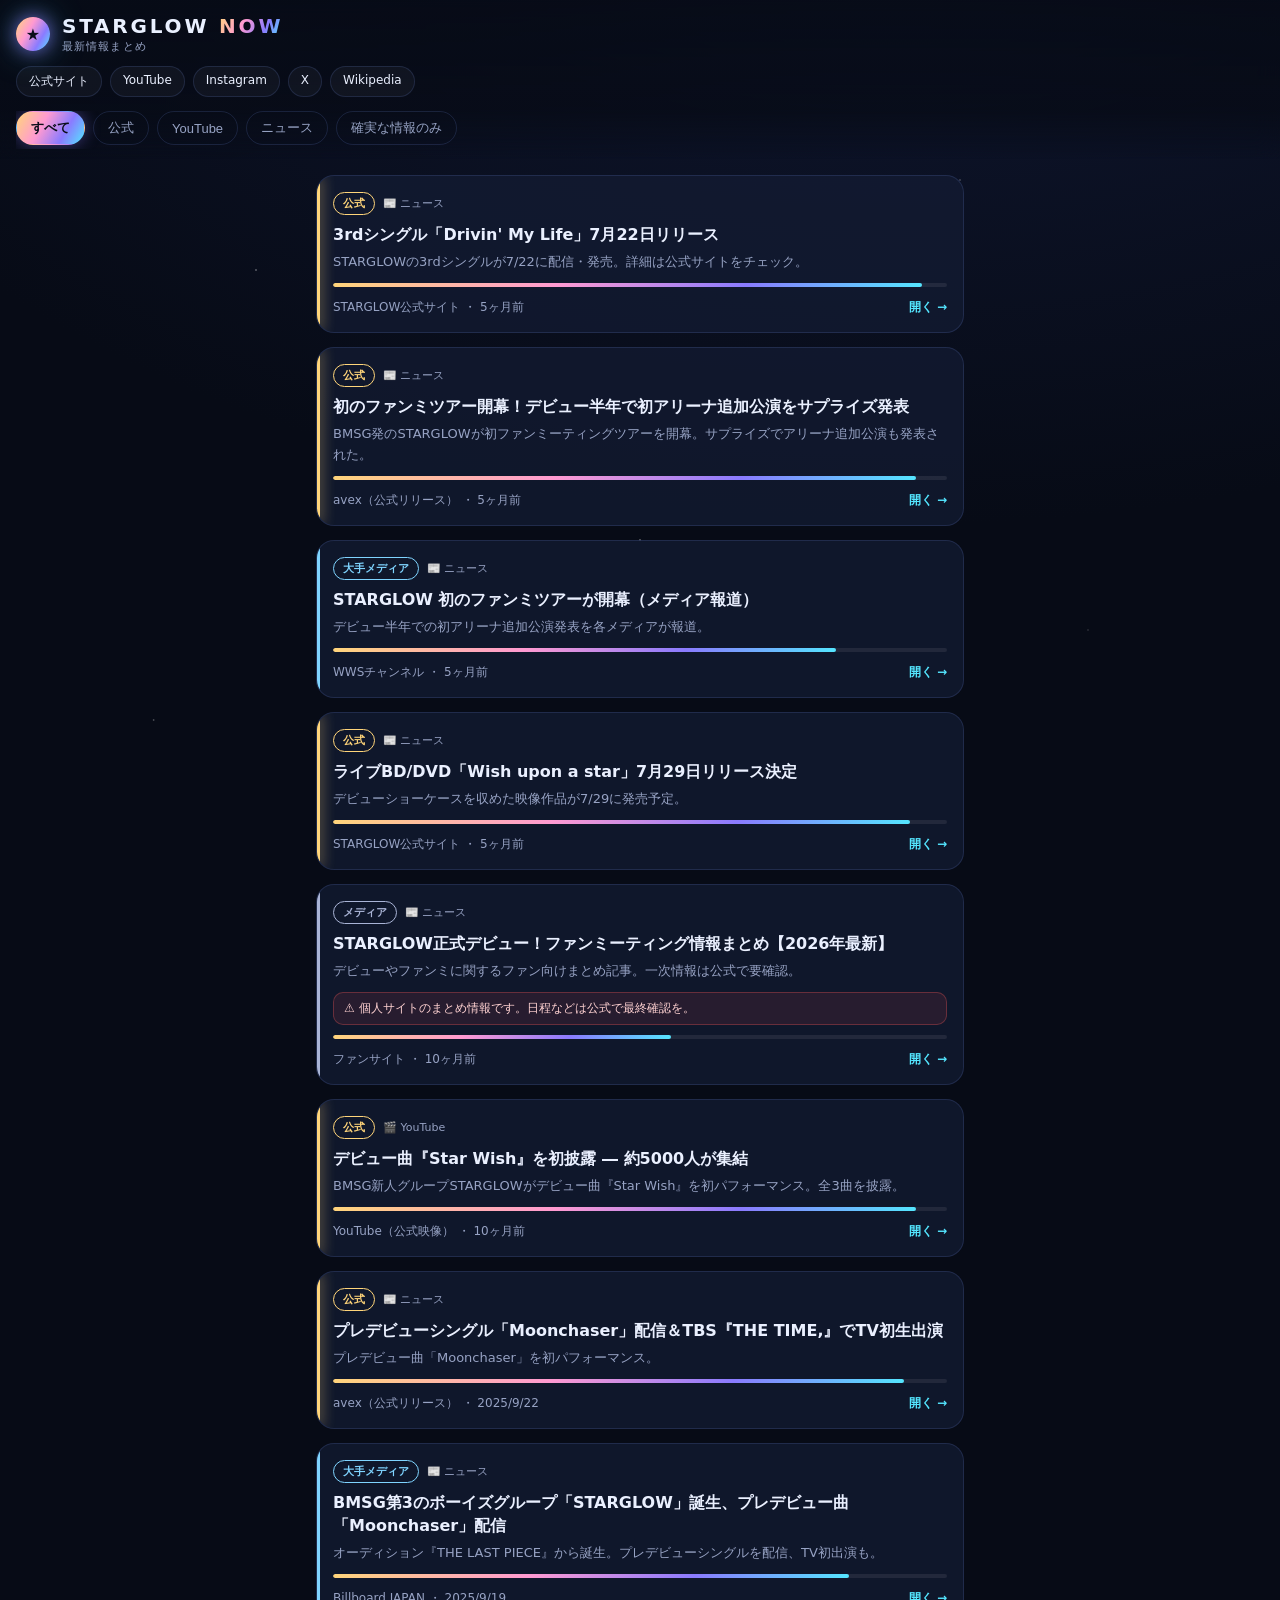
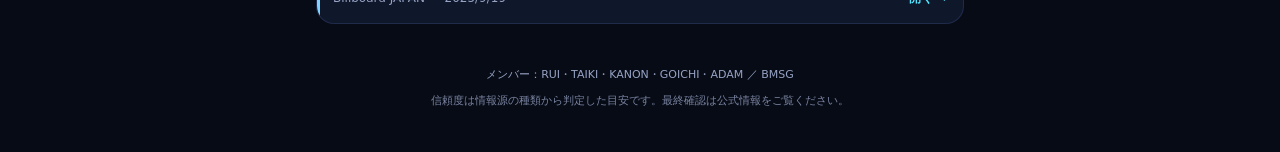
<file: index.html>
<!DOCTYPE html>
<html lang="ja">
<head>
<meta charset="UTF-8" />
<meta name="viewport" content="width=device-width, initial-scale=1, viewport-fit=cover" />
<title>STARGLOW NOW — 最新情報まとめ</title>
<meta name="description" content="STARGLOW（BMSG）の最新情報を信頼度つきで集約。公式・ニュース・YouTubeをワンタッチでチェック。" />
<meta name="theme-color" content="#070b16" />
<link rel="apple-touch-icon" href="data:image/svg+xml,%3Csvg xmlns='http://www.w3.org/2000/svg' width='180' height='180'%3E%3Crect width='180' height='180' fill='%23070b16'/%3E%3Cpolygon points='90,28 104,76 152,90 104,104 90,152 76,104 28,90 76,76' fill='%23ffe6b4'/%3E%3C/svg%3E" />
<meta name="apple-mobile-web-app-capable" content="yes" />
<meta name="apple-mobile-web-app-status-bar-style" content="black-translucent" />
<meta name="apple-mobile-web-app-title" content="STARGLOW NOW" />
<style>
:root{
  --bg:#070b16;--bg-2:#0c1226;--card:rgba(20,28,52,.72);--card-border:rgba(120,150,240,.16);
  --text:#eaf0ff;--text-dim:#97a3c4;--glow-cyan:#54e6ff;
  --accent-grad:linear-gradient(120deg,#ffd57a 0%,#ff9ad1 38%,#8a7bff 70%,#54e6ff 100%);
  --official:#ffd57a;--major:#7fd4ff;--known:#a9b4d6;--unknown:#ff8a8a;--radius:18px;
}
*{box-sizing:border-box;-webkit-tap-highlight-color:transparent;}
html,body{margin:0;padding:0;}
body{font-family:-apple-system,"Hiragino Sans","Noto Sans JP",system-ui,sans-serif;color:var(--text);
  background:radial-gradient(1200px 700px at 70% -10%,#14224d 0%,var(--bg-2) 45%,var(--bg) 100%);
  min-height:100vh;padding-bottom:env(safe-area-inset-bottom);overflow-x:hidden;}
.starfield{position:fixed;inset:0;z-index:-1;pointer-events:none;
  background-image:radial-gradient(1.4px 1.4px at 20% 30%,rgba(255,255,255,.9),transparent),
  radial-gradient(1.2px 1.2px at 75% 20%,rgba(255,255,255,.7),transparent),
  radial-gradient(1.6px 1.6px at 50% 60%,rgba(255,255,255,.85),transparent),
  radial-gradient(1px 1px at 85% 70%,rgba(255,255,255,.6),transparent),
  radial-gradient(1.3px 1.3px at 12% 80%,rgba(255,255,255,.7),transparent),
  radial-gradient(1.1px 1.1px at 60% 85%,rgba(255,255,255,.55),transparent);opacity:.55;
  animation:twinkle 6s ease-in-out infinite alternate;}
@keyframes twinkle{from{opacity:.35;}to{opacity:.7;}}
.app-header{position:sticky;top:0;z-index:10;padding:calc(env(safe-area-inset-top) + 14px) 16px 10px;
  background:linear-gradient(180deg,rgba(7,11,22,.92) 0%,rgba(7,11,22,.78) 70%,rgba(7,11,22,0) 100%);
  backdrop-filter:blur(12px);-webkit-backdrop-filter:blur(12px);}
.header-inner{display:flex;align-items:center;justify-content:space-between;}
.brand{display:flex;align-items:center;gap:12px;}
.brand-mark{width:34px;height:34px;border-radius:50%;background:var(--accent-grad);
  box-shadow:0 0 18px rgba(138,123,255,.7),0 0 36px rgba(84,230,255,.35);position:relative;}
.brand-mark::after{content:"★";position:absolute;inset:0;display:grid;place-items:center;font-size:16px;color:#0a0e1a;}
.brand-text h1{margin:0;font-size:20px;letter-spacing:.14em;font-weight:800;}
.brand-text h1 span{background:var(--accent-grad);-webkit-background-clip:text;background-clip:text;-webkit-text-fill-color:transparent;}
.tagline{margin:1px 0 0;font-size:11px;color:var(--text-dim);letter-spacing:.1em;}
.official-links{display:flex;gap:8px;margin-top:12px;overflow-x:auto;padding-bottom:2px;}
.official-links a{flex:0 0 auto;font-size:12px;color:var(--text);text-decoration:none;padding:6px 12px;
  border-radius:999px;border:1px solid var(--card-border);background:rgba(255,255,255,.04);}
.official-links a:active{background:rgba(138,123,255,.2);}
.filters{display:flex;gap:8px;margin-top:12px;overflow-x:auto;padding-bottom:4px;}
.chip{flex:0 0 auto;font-size:13px;color:var(--text-dim);background:transparent;border:1px solid var(--card-border);
  padding:7px 14px;border-radius:999px;cursor:pointer;white-space:nowrap;}
.chip.is-active{color:#0a0e1a;font-weight:700;border-color:transparent;background:var(--accent-grad);box-shadow:0 0 16px rgba(138,123,255,.4);}
.feed{padding:16px;display:flex;flex-direction:column;gap:14px;max-width:680px;margin:0 auto;}
.card{display:block;text-decoration:none;color:inherit;background:var(--card);border:1px solid var(--card-border);
  border-radius:var(--radius);padding:16px;position:relative;overflow:hidden;transition:transform .15s ease,border-color .15s ease;}
.card:active{transform:scale(.985);border-color:rgba(138,123,255,.5);}
.card::before{content:"";position:absolute;left:0;top:0;bottom:0;width:3px;background:var(--known);}
.card.tier-official::before{background:var(--official);box-shadow:0 0 14px var(--official);}
.card.tier-major::before{background:var(--major);}
.card.tier-unknown::before{background:var(--unknown);}
.card-top{display:flex;align-items:center;gap:8px;margin-bottom:8px;flex-wrap:wrap;}
.badge{font-size:11px;font-weight:700;padding:3px 9px;border-radius:999px;border:1px solid currentColor;}
.badge.official{color:var(--official);}.badge.major{color:var(--major);}.badge.known{color:var(--known);}.badge.unknown{color:var(--unknown);}
.type-tag{font-size:11px;color:var(--text-dim);}
.card h2{margin:4px 0 6px;font-size:16px;line-height:1.45;font-weight:700;}
.card p.summary{margin:0;font-size:13px;color:var(--text-dim);line-height:1.6;
  display:-webkit-box;-webkit-line-clamp:2;-webkit-box-orient:vertical;overflow:hidden;}
.card-meta{display:flex;align-items:center;justify-content:space-between;margin-top:12px;}
.source{font-size:12px;color:var(--text-dim);}
.go{font-size:12px;color:var(--glow-cyan);font-weight:700;}
.cred-bar{height:4px;border-radius:4px;background:rgba(255,255,255,.08);margin-top:10px;overflow:hidden;}
.cred-fill{height:100%;border-radius:4px;background:var(--accent-grad);}
.warn{margin-top:10px;font-size:12px;color:#ffd2d2;background:rgba(255,90,90,.1);border:1px solid rgba(255,90,90,.3);
  padding:7px 10px;border-radius:10px;}
.state{text-align:center;color:var(--text-dim);padding:40px 20px;}
.app-footer{text-align:center;padding:16px 20px 32px;color:var(--text-dim);font-size:11px;max-width:680px;margin:0 auto;}
.app-footer .disclaimer{margin-top:6px;opacity:.8;line-height:1.5;}
</style>
</head>
<body>
<div class="starfield" aria-hidden="true"></div>
<header class="app-header">
  <div class="header-inner">
    <div class="brand">
      <span class="brand-mark" aria-hidden="true"></span>
      <div class="brand-text"><h1>STARGLOW <span>NOW</span></h1><p class="tagline">最新情報まとめ</p></div>
    </div>
  </div>
  <nav class="official-links" aria-label="公式リンク">
    <a href="https://starglow.tokyo/" target="_blank" rel="noopener">公式サイト</a>
    <a href="https://www.youtube.com/@starglow_bmsg" target="_blank" rel="noopener">YouTube</a>
    <a href="https://www.instagram.com/starglow_bmsg/" target="_blank" rel="noopener">Instagram</a>
    <a href="https://x.com/starglow_bmsg" target="_blank" rel="noopener">X</a>
    <a href="https://ja.wikipedia.org/wiki/STARGLOW" target="_blank" rel="noopener">Wikipedia</a>
  </nav>
  <div class="filters" id="filters">
    <button class="chip is-active" data-filter="all">すべて</button>
    <button class="chip" data-filter="official">公式</button>
    <button class="chip" data-filter="youtube">YouTube</button>
    <button class="chip" data-filter="news">ニュース</button>
    <button class="chip" data-filter="verified">確実な情報のみ</button>
  </div>
</header>
<main id="feed" class="feed" aria-live="polite"></main>
<footer class="app-footer">
  <p>メンバー：RUI・TAIKI・KANON・GOICHI・ADAM ／ BMSG</p>
  <p class="disclaimer">信頼度は情報源の種類から判定した目安です。最終確認は公式情報をご覧ください。</p>
</footer>
<script>
const ITEMS = [
  {type:"news",tier:"official",title:"3rdシングル「Drivin' My Life」7月22日リリース",
   summary:"STARGLOWの3rdシングルが7/22に配信・発売。詳細は公式サイトをチェック。",
   url:"https://starglow.tokyo/",source:"STARGLOW公式サイト",date:"2026-06-20",score:96},
  {type:"news",tier:"official",title:"初のファンミツアー開幕！デビュー半年で初アリーナ追加公演をサプライズ発表",
   summary:"BMSG発のSTARGLOWが初ファンミーティングツアーを開幕。サプライズでアリーナ追加公演も発表された。",
   url:"https://avexnet.jp/news/1032526",source:"avex（公式リリース）",date:"2026-06-15",score:95},
  {type:"news",tier:"official",title:"ライブBD/DVD「Wish upon a star」7月29日リリース決定",
   summary:"デビューショーケースを収めた映像作品が7/29に発売予定。",
   url:"https://starglow.tokyo/",source:"STARGLOW公式サイト",date:"2026-06-12",score:94},
  {type:"youtube",tier:"official",title:"デビュー曲『Star Wish』を初披露 ― 約5000人が集結",
   summary:"BMSG新人グループSTARGLOWがデビュー曲『Star Wish』を初パフォーマンス。全3曲を披露。",
   url:"https://www.youtube.com/watch?v=Zj0upFfl-xg",source:"YouTube（公式映像）",date:"2026-01-21",score:95},
  {type:"news",tier:"major",title:"STARGLOW 初のファンミツアーが開幕（メディア報道）",
   summary:"デビュー半年での初アリーナ追加公演発表を各メディアが報道。",
   url:"https://www.wws-channel.com/music2/618436.html",source:"WWSチャンネル",date:"2026-06-15",score:82},
  {type:"news",tier:"major",title:"BMSG第3のボーイズグループ「STARGLOW」誕生、プレデビュー曲「Moonchaser」配信",
   summary:"オーディション『THE LAST PIECE』から誕生。プレデビューシングルを配信、TV初出演も。",
   url:"https://billboard-japan.com/d_news/detail/153847",source:"Billboard JAPAN",date:"2025-09-19",score:84},
  {type:"news",tier:"official",title:"プレデビューシングル「Moonchaser」配信＆TBS『THE TIME,』でTV初生出演",
   summary:"プレデビュー曲「Moonchaser」を初パフォーマンス。",
   url:"https://avexnet.jp/news/1027865",source:"avex（公式リリース）",date:"2025-09-22",score:93},
  {type:"news",tier:"known",title:"STARGLOW正式デビュー！ファンミーティング情報まとめ【2026年最新】",
   summary:"デビューやファンミに関するファン向けまとめ記事。一次情報は公式で要確認。",
   url:"https://ks-spice.net/sterglow/20042/",source:"ファンサイト",date:"2026-02-01",score:55,
   warn:"個人サイトのまとめ情報です。日程などは公式で最終確認を。"}
];

const TYPE_LABEL={youtube:"🎬 YouTube",news:"📰 ニュース"};
const TIER_LABEL={official:"公式",major:"大手メディア",known:"メディア",unknown:"未確認"};
let filter="all";
const feedEl=document.getElementById("feed");

function timeAgo(d){const t=new Date(d).getTime();if(isNaN(t))return"";
  const s=Math.floor((Date.now()-t)/1000);
  if(s<86400)return"今日";if(s<2592000)return Math.floor(s/86400)+"日前";
  if(s<31536000)return Math.floor(s/2592000)+"ヶ月前";return new Date(d).toLocaleDateString("ja-JP");}
function esc(s){return(s||"").replace(/[&<>"']/g,c=>({"&":"&amp;","<":"&lt;",">":"&gt;",'"':"&quot;","'":"&#39;"}[c]));}
function match(it){if(filter==="all")return true;if(filter==="official")return it.tier==="official";
  if(filter==="youtube")return it.type==="youtube";if(filter==="news")return it.type==="news";
  if(filter==="verified")return it.tier==="official"||it.tier==="major";return true;}
function card(it){const warn=it.warn?`<div class="warn">⚠️ ${esc(it.warn)}</div>`:"";
  return `<a class="card tier-${it.tier}" href="${esc(it.url)}" target="_blank" rel="noopener">
    <div class="card-top"><span class="badge ${it.tier}">${TIER_LABEL[it.tier]}</span>
    <span class="type-tag">${TYPE_LABEL[it.type]||"🔗 情報"}</span></div>
    <h2>${esc(it.title)}</h2><p class="summary">${esc(it.summary)}</p>${warn}
    <div class="cred-bar"><div class="cred-fill" style="width:${Math.max(6,it.score)}%"></div></div>
    <div class="card-meta"><span class="source">${esc(it.source)} ・ ${timeAgo(it.date)}</span>
    <span class="go">開く →</span></div></a>`;}
function render(){const list=ITEMS.filter(match).sort((a,b)=>new Date(b.date)-new Date(a.date));
  feedEl.innerHTML=list.length?list.map(card).join(""):'<div class="state">該当する情報がありません</div>';}
document.getElementById("filters").addEventListener("click",e=>{const b=e.target.closest(".chip");if(!b)return;
  document.querySelectorAll(".chip").forEach(c=>c.classList.remove("is-active"));
  b.classList.add("is-active");filter=b.dataset.filter;render();});
render();
</script>
</body>
</html>
</file>
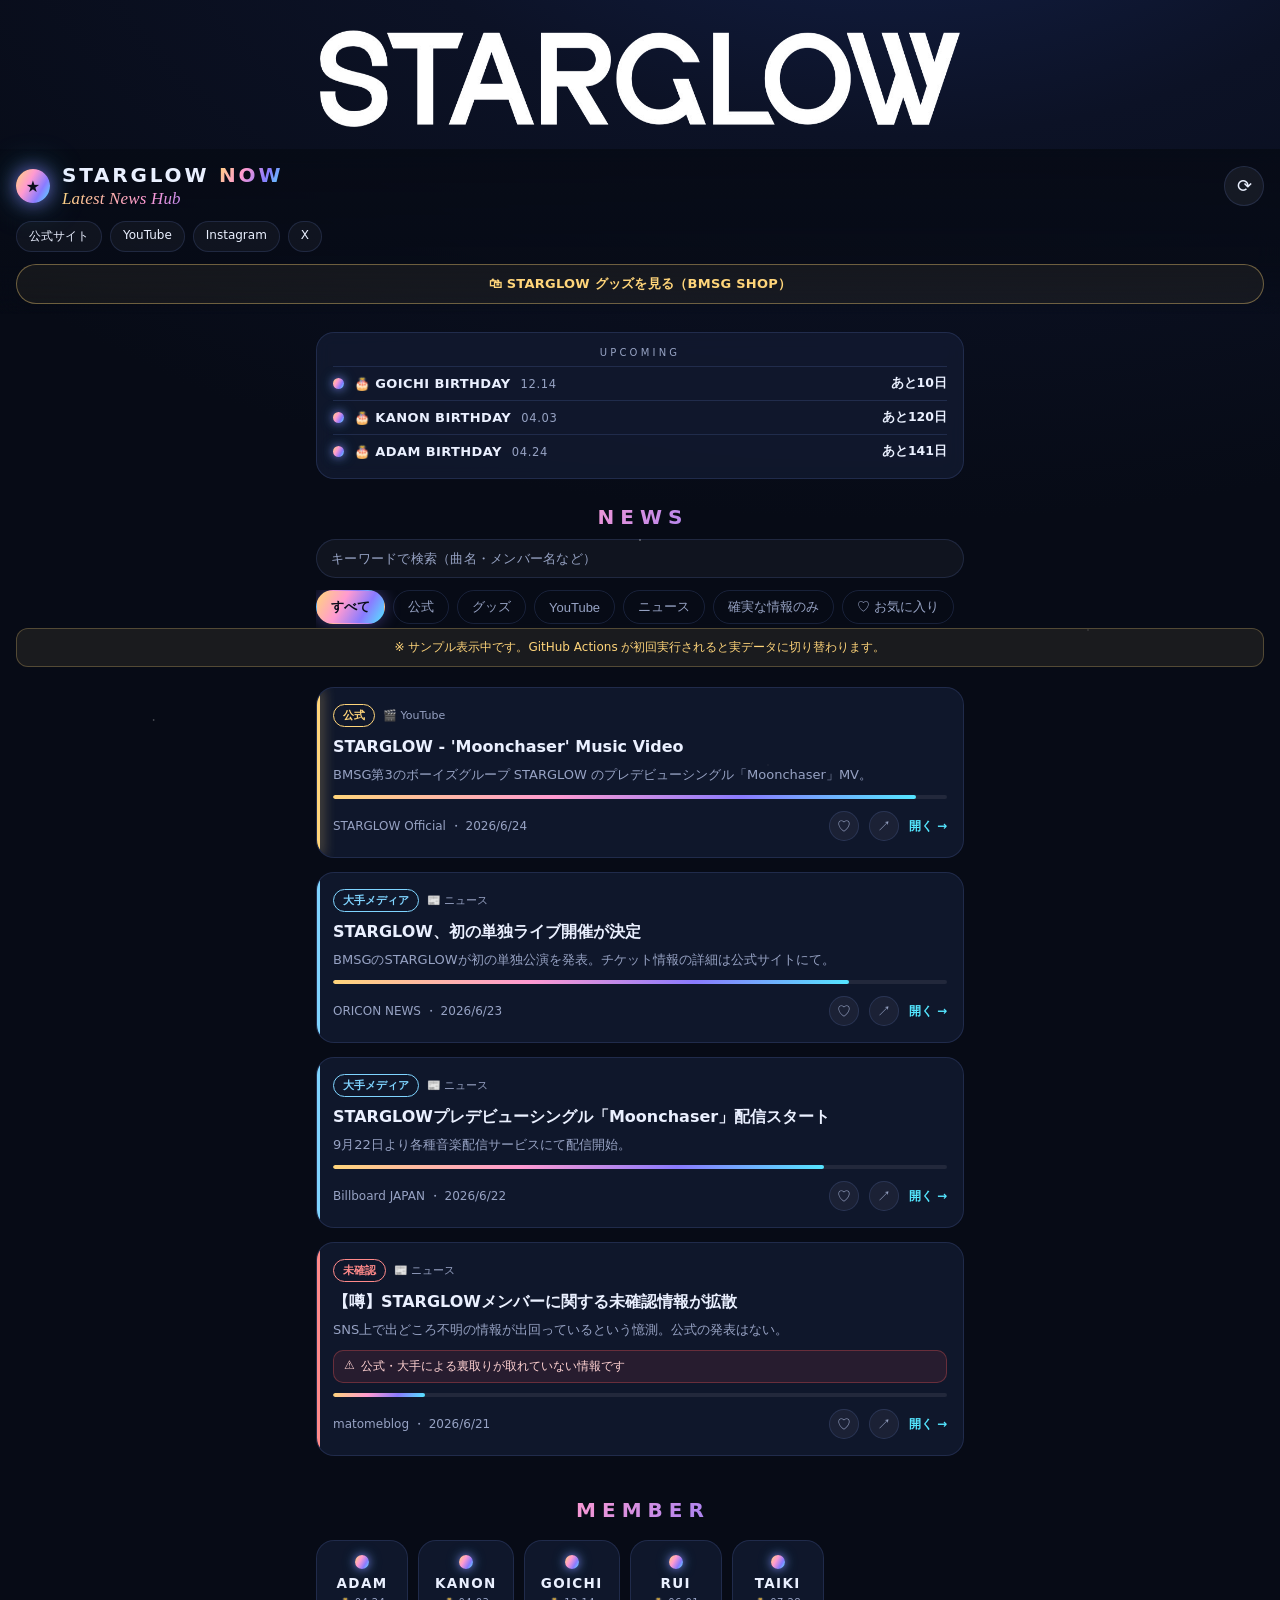
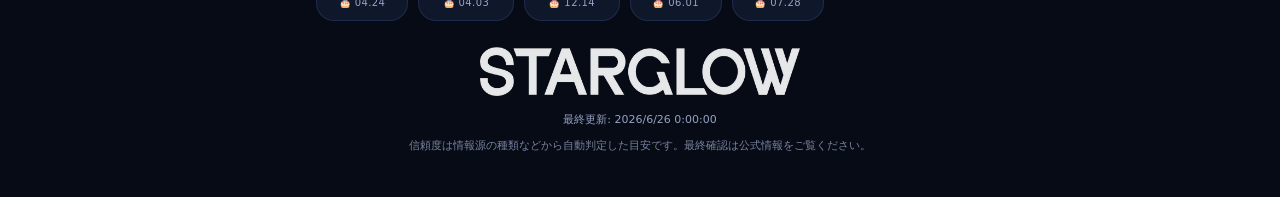
<file: docs/index.html>
<!DOCTYPE html>
<html lang="ja">
<head>
  <meta charset="UTF-8" />
  <meta name="viewport" content="width=device-width, initial-scale=1, viewport-fit=cover" />
  <title>STARGLOW NOW — 最新情報まとめ</title>
  <meta name="description" content="STARGLOW（BMSG）の最新情報を、信頼度つきで自動集約。公式・ニュース・YouTube・グッズをワンタッチでチェック。" />

  <!-- PWA -->
  <link rel="manifest" href="manifest.webmanifest" />
  <meta name="theme-color" content="#070b16" />
  <link rel="apple-touch-icon" href="icons/apple-touch-icon.png" />
  <meta name="apple-mobile-web-app-capable" content="yes" />
  <meta name="apple-mobile-web-app-status-bar-style" content="black-translucent" />
  <meta name="apple-mobile-web-app-title" content="STARGLOW NOW" />

  <link rel="stylesheet" href="styles.css" />
</head>
<body>
  <div class="starfield" aria-hidden="true"></div>

  <!-- 起動スプラッシュ（トップ画像を画面いっぱいに表示してからフェードアウト） -->
  <div id="splash" class="splash" aria-hidden="true">
    <img class="splash-logo" src="img/starglow-logo.png" alt="STARGLOW" />
  </div>

  <div class="hero">
    <img class="hero-logo" src="img/starglow-logo.png" alt="STARGLOW" />
  </div>

  <header class="app-header">
    <div class="header-inner">
      <div class="brand">
        <span class="brand-mark" aria-hidden="true"></span>
        <div class="brand-text">
          <h1>STARGLOW <span>NOW</span></h1>
          <p class="tagline">Latest News Hub</p>
        </div>
      </div>
      <button id="refreshBtn" class="icon-btn" title="更新" aria-label="更新">⟳</button>
    </div>

    <nav class="official-links" aria-label="公式リンク">
      <a href="https://starglow.tokyo/" rel="noopener">公式サイト</a>
      <a href="https://www.youtube.com/@starglow_bmsg" rel="noopener">YouTube</a>
      <a href="https://www.instagram.com/starglow_bmsg/" rel="noopener">Instagram</a>
      <a href="https://x.com/starglow_bmsg" rel="noopener">X</a>
    </nav>

    <a class="shop-cta" href="https://bmsg.shop/collections/starglow" rel="noopener">
      🛍 STARGLOW グッズを見る（BMSG SHOP）
    </a>
  </header>

  <section class="controls">
    <div class="upcoming" id="upcoming" aria-label="誕生日・記念日カウントダウン"></div>

    <div id="schedule-sec" style="display:none">
      <h2 class="section-title">SCHEDULE</h2>
      <div class="schedule" id="schedule" aria-label="ライブ・リリース予定"></div>
      <p class="schedule-note">ニュース記事から自動抽出した予定です。正式な日程は必ず公式サイトでご確認ください。</p>
    </div>

    <h2 class="section-title">NEWS</h2>
    <div class="member-note" id="memberNote" style="display:none"></div>

    <input id="searchBox" class="search" type="search"
           placeholder="キーワードで検索（曲名・メンバー名など）" aria-label="キーワード検索" />

    <div class="filters" id="filters">
      <button class="chip is-active" data-filter="all">すべて</button>
      <button class="chip" data-filter="official">公式</button>
      <button class="chip" data-filter="goods">グッズ</button>
      <button class="chip" data-filter="youtube">YouTube</button>
      <button class="chip" data-filter="news">ニュース</button>
      <button class="chip" data-filter="verified">確実な情報のみ</button>
      <button class="chip" data-filter="fav">♡ お気に入り</button>
    </div>
  </section>

  <main id="feed" class="feed" aria-live="polite">
    <div class="state" id="loading">読み込み中…</div>
  </main>

  <section class="members-sec">
    <h2 class="section-title">MEMBER</h2>
    <div class="members" id="members" aria-label="メンバー一覧"></div>
  </section>

  <footer class="app-footer">
    <img class="footer-logo" src="img/starglow-logo.png" alt="STARGLOW" />
    <p id="updatedAt"></p>
    <p class="disclaimer">信頼度は情報源の種類などから自動判定した目安です。最終確認は公式情報をご覧ください。</p>
  </footer>

  <script src="app.js"></script>
</body>
</html>
</file>
<file: docs/styles.css>
:root {
  --bg: #070b16;
  --bg-2: #0c1226;
  --card: rgba(20, 28, 52, 0.72);
  --card-border: rgba(120, 150, 240, 0.16);
  --text: #eaf0ff;
  --text-dim: #97a3c4;
  --glow-gold: #ffd57a;
  --glow-violet: #8a7bff;
  --glow-cyan: #54e6ff;
  --accent-grad: linear-gradient(120deg, #ffd57a 0%, #ff9ad1 38%, #8a7bff 70%, #54e6ff 100%);
  --official: #ffd57a;
  --major: #7fd4ff;
  --known: #a9b4d6;
  --unknown: #ff8a8a;
  --radius: 18px;
}

* { box-sizing: border-box; -webkit-tap-highlight-color: transparent; }

html, body { margin: 0; padding: 0; }

body {
  font-family: -apple-system, "Hiragino Sans", "Noto Sans JP", system-ui, sans-serif;
  color: var(--text);
  background: radial-gradient(1200px 700px at 70% -10%, #14224d 0%, var(--bg-2) 45%, var(--bg) 100%);
  min-height: 100vh;
  padding-bottom: env(safe-area-inset-bottom);
  overflow-x: hidden;
}

/* ---- 背景の星 ---- */
.starfield {
  position: fixed; inset: 0; z-index: -1; pointer-events: none;
  background-image:
    radial-gradient(1.4px 1.4px at 20% 30%, rgba(255,255,255,.9), transparent),
    radial-gradient(1.2px 1.2px at 75% 20%, rgba(255,255,255,.7), transparent),
    radial-gradient(1.6px 1.6px at 50% 60%, rgba(255,255,255,.85), transparent),
    radial-gradient(1px 1px at 85% 70%, rgba(255,255,255,.6), transparent),
    radial-gradient(1.3px 1.3px at 12% 80%, rgba(255,255,255,.7), transparent),
    radial-gradient(1.1px 1.1px at 60% 85%, rgba(255,255,255,.55), transparent);
  opacity: .55;
  animation: twinkle 6s ease-in-out infinite alternate;
}
@keyframes twinkle { from { opacity: .35; } to { opacity: .7; } }

/* ---- トップの文字ロゴ（公式サイトのように大きく・背景透過） ---- */
.hero {
  display: flex; align-items: center; justify-content: center;
  width: 100%; padding: 30px 12px 22px;
}
.hero-logo {
  width: 100%; max-width: 640px; height: auto; display: block;
}

/* ---- ヘッダー ---- */
.app-header {
  position: sticky; top: 0; z-index: 10;
  padding: calc(env(safe-area-inset-top) + 14px) 16px 10px;
  background: linear-gradient(180deg, rgba(7,11,22,.92) 0%, rgba(7,11,22,.78) 70%, rgba(7,11,22,0) 100%);
  backdrop-filter: blur(12px);
  -webkit-backdrop-filter: blur(12px);
}
.header-inner { display: flex; align-items: center; justify-content: space-between; }
.brand { display: flex; align-items: center; gap: 12px; }
.brand-mark {
  width: 34px; height: 34px; border-radius: 50%;
  background: var(--accent-grad);
  box-shadow: 0 0 18px rgba(138,123,255,.7), 0 0 36px rgba(84,230,255,.35);
  position: relative;
}
.brand-mark::after {
  content: "★"; position: absolute; inset: 0;
  display: grid; place-items: center; font-size: 16px; color: #0a0e1a;
}
.brand-text h1 {
  margin: 0; font-size: 20px; letter-spacing: .14em; font-weight: 800;
}
.brand-text h1 span {
  background: var(--accent-grad); -webkit-background-clip: text; background-clip: text;
  -webkit-text-fill-color: transparent;
}
.tagline {
  margin: 2px 0 0;
  font-family: "Snell Roundhand", "Apple Chancery", "Brush Script MT", "Segoe Script", cursive;
  font-size: 17px; font-weight: 500; font-style: italic;
  letter-spacing: .01em;
  background: var(--accent-grad); -webkit-background-clip: text; background-clip: text;
  -webkit-text-fill-color: transparent;
}

.icon-btn {
  background: rgba(255,255,255,.06); color: var(--text);
  border: 1px solid var(--card-border); border-radius: 50%;
  width: 40px; height: 40px; font-size: 18px; cursor: pointer;
  transition: transform .4s ease;
}
.icon-btn:active { transform: rotate(180deg); }

.official-links { display: flex; gap: 8px; margin-top: 12px; overflow-x: auto; padding-bottom: 2px; }
.official-links a {
  flex: 0 0 auto; font-size: 12px; color: var(--text); text-decoration: none;
  padding: 6px 12px; border-radius: 999px;
  border: 1px solid var(--card-border); background: rgba(255,255,255,.04);
}
.official-links a:active { background: rgba(138,123,255,.2); }

/* グッズ販売ページへの CTA ボタン（ダークテーマに馴染む控えめな配色） */
.shop-cta {
  display: flex; align-items: center; justify-content: center; gap: 6px;
  margin-top: 10px; text-decoration: none;
  font-size: 13px; font-weight: 700; letter-spacing: .02em;
  color: var(--glow-gold);
  background: rgba(255, 213, 122, 0.06);
  border: 1px solid rgba(255, 213, 122, 0.38);
  border-radius: 999px; padding: 10px 14px;
}
.shop-cta:active { background: rgba(255, 213, 122, 0.14); }

.filters { display: flex; gap: 8px; margin-top: 12px; overflow-x: auto; padding-bottom: 4px; }
.chip {
  flex: 0 0 auto; font-size: 13px; color: var(--text-dim);
  background: transparent; border: 1px solid var(--card-border);
  padding: 7px 14px; border-radius: 999px; cursor: pointer; white-space: nowrap;
}
.chip.is-active {
  color: #0a0e1a; font-weight: 700; border-color: transparent;
  background: var(--accent-grad);
  box-shadow: 0 0 16px rgba(138,123,255,.4);
}

/* ---- フィード ---- */
.feed { padding: 16px; display: flex; flex-direction: column; gap: 14px; max-width: 680px; margin: 0 auto; }

.card {
  display: block; text-decoration: none; color: inherit;
  background: var(--card); border: 1px solid var(--card-border);
  border-radius: var(--radius); padding: 16px;
  position: relative; overflow: hidden;
  transition: transform .15s ease, border-color .15s ease;
}
.card:active { transform: scale(.985); border-color: rgba(138,123,255,.5); }
.card::before {
  content: ""; position: absolute; left: 0; top: 0; bottom: 0; width: 3px;
  background: var(--known);
}
.card.tier-official::before { background: var(--official); box-shadow: 0 0 14px var(--official); }
.card.tier-major::before { background: var(--major); }
.card.tier-unknown::before { background: var(--unknown); }

.card-top { display: flex; align-items: center; gap: 8px; margin-bottom: 8px; flex-wrap: wrap; }
.badge {
  font-size: 11px; font-weight: 700; padding: 3px 9px; border-radius: 999px;
  border: 1px solid currentColor;
}
.badge.official { color: var(--official); }
.badge.major { color: var(--major); }
.badge.known { color: var(--known); }
.badge.unknown { color: var(--unknown); }
.type-tag { font-size: 11px; color: var(--text-dim); display: inline-flex; align-items: center; gap: 4px; }

.card h2 { margin: 4px 0 6px; font-size: 16px; line-height: 1.45; font-weight: 700; }
.card p.summary { margin: 0; font-size: 13px; color: var(--text-dim); line-height: 1.6;
  display: -webkit-box; -webkit-line-clamp: 2; -webkit-box-orient: vertical; overflow: hidden; }

.card-meta { display: flex; align-items: center; justify-content: space-between; margin-top: 12px; }
.source { font-size: 12px; color: var(--text-dim); display: flex; align-items: center; gap: 6px; }
.go { font-size: 12px; color: var(--glow-cyan); font-weight: 700; }

.cred-bar { height: 4px; border-radius: 4px; background: rgba(255,255,255,.08); margin-top: 10px; overflow: hidden; }
.cred-fill { height: 100%; border-radius: 4px; background: var(--accent-grad); }

.warn {
  margin-top: 10px; font-size: 12px; color: #ffd2d2;
  background: rgba(255,90,90,.1); border: 1px solid rgba(255,90,90,.3);
  padding: 7px 10px; border-radius: 10px; display: flex; gap: 6px;
}

.state { text-align: center; color: var(--text-dim); padding: 60px 20px; }

.sample-note {
  text-align: center; font-size: 12px; color: var(--glow-gold);
  background: rgba(255,213,122,.08); border: 1px solid rgba(255,213,122,.25);
  border-radius: 12px; padding: 10px; margin: 0 16px 4px;
}

.app-footer { text-align: center; padding: 16px 20px 32px; color: var(--text-dim); font-size: 11px; max-width: 680px; margin: 0 auto; }
/* フッターの透過ロゴ（ヒーローの約半分サイズ） */
.footer-logo { width: 50%; max-width: 320px; height: auto; display: block; margin: 4px auto 16px; opacity: .9; }
.app-footer .disclaimer { margin-top: 6px; opacity: .8; line-height: 1.5; }

/* ============================================================
   起動スプラッシュ（トップ画像を画面いっぱいに出してフェードアウト）
   ============================================================ */
.splash {
  position: fixed; inset: 0; z-index: 999;
  display: flex; align-items: center; justify-content: center;
  background: radial-gradient(1200px 700px at 50% 30%, #14224d 0%, var(--bg-2) 45%, var(--bg) 100%);
  animation: splashOut 2.4s ease forwards;
}
.splash-logo {
  width: 80%; max-width: 560px; height: auto; display: block;
  filter: drop-shadow(0 0 30px rgba(138,123,255,.55)) drop-shadow(0 0 60px rgba(84,230,255,.3));
  animation: splashLogo 2.4s ease forwards;
}
@keyframes splashOut {
  0%, 62% { opacity: 1; }
  100% { opacity: 0; visibility: hidden; }
}
@keyframes splashLogo {
  0% { opacity: 0; transform: scale(.9); }
  22% { opacity: 1; transform: scale(1); }
  62% { opacity: 1; transform: scale(1.02); }
  100% { opacity: 0; transform: scale(1.06); }
}
@media (prefers-reduced-motion: reduce) {
  .splash { animation: splashOut 1s ease .6s forwards; }
  .splash-logo { animation: none; }
}

/* ============================================================
   ポート機能（検索 / お気に入り / 予定 / カウントダウン / メンバー）
   STARGLOW のダーク×グロウ配色に合わせたコンポーネント
   ============================================================ */

/* コントロール領域 */
.controls { max-width: 680px; margin: 0 auto; padding: 6px 16px 0; }

/* セクション見出し（グラデのワイドトラッキング） */
.section-title {
  margin: 26px 0 10px; text-align: center;
  font-size: 20px; font-weight: 800; letter-spacing: .3em; text-indent: .3em;
  background: var(--accent-grad); -webkit-background-clip: text; background-clip: text;
  -webkit-text-fill-color: transparent;
}

/* グロウ配色のドット（メンバー個別色は付けない） */
.m-dot {
  flex: 0 0 auto; width: 11px; height: 11px; border-radius: 50%;
  background: var(--accent-grad);
  box-shadow: 0 0 8px rgba(138,123,255,.7), 0 0 14px rgba(84,230,255,.35);
}
.m-dot-none {
  width: auto; height: auto; background: none; box-shadow: none;
  font-size: 12px; line-height: 1;
}

/* 誕生日・記念日カウントダウン */
.upcoming {
  background: var(--card); border: 1px solid var(--card-border);
  border-radius: var(--radius); margin-top: 12px; padding: 14px 16px 10px;
  backdrop-filter: blur(8px); -webkit-backdrop-filter: blur(8px);
}
.up-label {
  margin: 0 0 8px; font-size: 10px; letter-spacing: .32em; text-transform: uppercase;
  color: var(--text-dim); text-align: center;
}
.up-row {
  display: flex; align-items: center; gap: 10px;
  padding: 8px 0; border-top: 1px solid var(--card-border); font-size: 13px;
}
.up-title { font-weight: 700; letter-spacing: .03em; }
.up-date { color: var(--text-dim); font-size: 11.5px; letter-spacing: .06em; }
.up-days { margin-left: auto; font-size: 12.5px; color: var(--text-dim); }
.up-days b { font-weight: 800; color: var(--text); }
.up-days .today {
  background: var(--accent-grad); -webkit-background-clip: text; background-clip: text;
  -webkit-text-fill-color: transparent;
}

/* スケジュール（ライブ・リリース予定） */
.schedule {
  background: var(--card); border: 1px solid var(--card-border);
  border-radius: var(--radius); padding: 6px 16px;
  backdrop-filter: blur(8px); -webkit-backdrop-filter: blur(8px);
}
.sc-row {
  display: flex; align-items: center; gap: 12px;
  padding: 12px 0; border-top: 1px solid var(--card-border);
  text-decoration: none; color: inherit;
}
.sc-row:first-child { border-top: none; }
.sc-row:active { opacity: .7; }
.sc-date {
  flex: 0 0 auto; min-width: 62px;
  font-size: 15px; font-weight: 800; letter-spacing: .04em; color: var(--text);
}
.sc-date small { display: block; font-size: 9px; color: var(--text-dim); letter-spacing: .16em; font-weight: 600; }
.sc-kind {
  flex: 0 0 auto; font-size: 10.5px; font-weight: 800; letter-spacing: .08em;
  padding: 3px 8px; border-radius: 999px; border: 1px solid currentColor; color: var(--glow-violet);
}
.sc-kind.live { color: var(--glow-gold); }
.sc-kind.release { color: #ff9ad1; }
.sc-kind.media { color: var(--glow-cyan); }
.sc-kind.event { color: #9d8bff; }
.sc-title {
  font-size: 13px; line-height: 1.5; color: var(--text);
  display: -webkit-box; -webkit-line-clamp: 2; -webkit-box-orient: vertical; overflow: hidden;
}
.sc-today {
  flex: 0 0 auto; margin-left: auto; font-size: 10px; font-weight: 800;
  color: #0a0e1a; background: var(--accent-grad); padding: 2px 8px; border-radius: 999px;
}
.schedule-note {
  margin: 8px 2px 0; font-size: 10.5px; color: var(--text-dim); line-height: 1.6; text-align: center;
}

/* メンバー絞り込みの表示バー */
.member-note {
  display: flex; align-items: center; justify-content: center; gap: 10px;
  background: var(--card); border: 1px solid var(--card-border);
  border-radius: var(--radius); padding: 10px 14px; margin: 2px 0 10px; font-size: 12.5px;
  backdrop-filter: blur(8px); -webkit-backdrop-filter: blur(8px);
}
.member-note button {
  background: transparent; border: 1px solid var(--card-border); border-radius: 999px;
  font-size: 11px; padding: 3px 12px; color: var(--text-dim); cursor: pointer;
}
.member-note button:active { background: rgba(138,123,255,.2); }

/* 検索ボックス */
.search {
  display: block; width: 100%; margin: 8px 0 4px; padding: 11px 14px;
  font-size: 13px; color: var(--text); letter-spacing: .02em;
  background: rgba(255,255,255,.04); border: 1px solid var(--card-border);
  border-radius: 999px; outline: none; -webkit-appearance: none;
}
.search::placeholder { color: var(--text-dim); }
.search:focus { border-color: rgba(138,123,255,.6); box-shadow: 0 0 14px rgba(138,123,255,.25); }

/* メンバー一覧 */
.members-sec { max-width: 680px; margin: 4px auto 0; padding: 0 16px; }
.members { display: flex; gap: 10px; overflow-x: auto; padding: 8px 0 6px; }
.member {
  flex: 0 0 auto; display: flex; flex-direction: column; align-items: center; gap: 6px;
  background: var(--card); border: 1px solid var(--card-border);
  border-radius: var(--radius); padding: 14px 16px 12px; min-width: 92px;
  font-family: inherit; color: inherit; cursor: pointer;
}
.member:active { border-color: rgba(138,123,255,.5); }
.member .m-dot { width: 14px; height: 14px; }
.m-name { font-size: 13.5px; font-weight: 800; letter-spacing: .1em; }
.m-birth { font-size: 10px; color: var(--text-dim); letter-spacing: .04em; }
.member.is-active {
  border-color: transparent;
  box-shadow: 0 0 0 1.5px rgba(138,123,255,.9), 0 0 18px rgba(138,123,255,.4);
}

/* NEW バッジ（24時間以内） */
.new-badge {
  font-size: 9px; font-weight: 800; letter-spacing: .14em;
  color: #0a0e1a; background: var(--accent-grad);
  padding: 2px 7px; border-radius: 999px; box-shadow: 0 0 12px rgba(138,123,255,.4);
}

/* カードのサムネイル画像 */
.card .thumb {
  width: 100%; height: auto; display: block;
  border-radius: 12px; margin: 4px 0 10px; border: 1px solid var(--card-border);
}

/* カードのアクション（お気に入り／共有） */
.card-actions { display: inline-flex; align-items: center; gap: 10px; }
.mini-btn {
  background: rgba(255,255,255,.05); border: 1px solid var(--card-border); border-radius: 50%;
  width: 30px; height: 30px; font-size: 14px; line-height: 1;
  color: var(--text-dim); cursor: pointer; padding: 0;
}
.mini-btn:active { background: rgba(138,123,255,.2); }
.mini-btn.fav-btn.is-on {
  color: #ff9ad1; border-color: rgba(255,154,209,.6);
  box-shadow: 0 0 12px rgba(255,154,209,.4);
}
</file>
